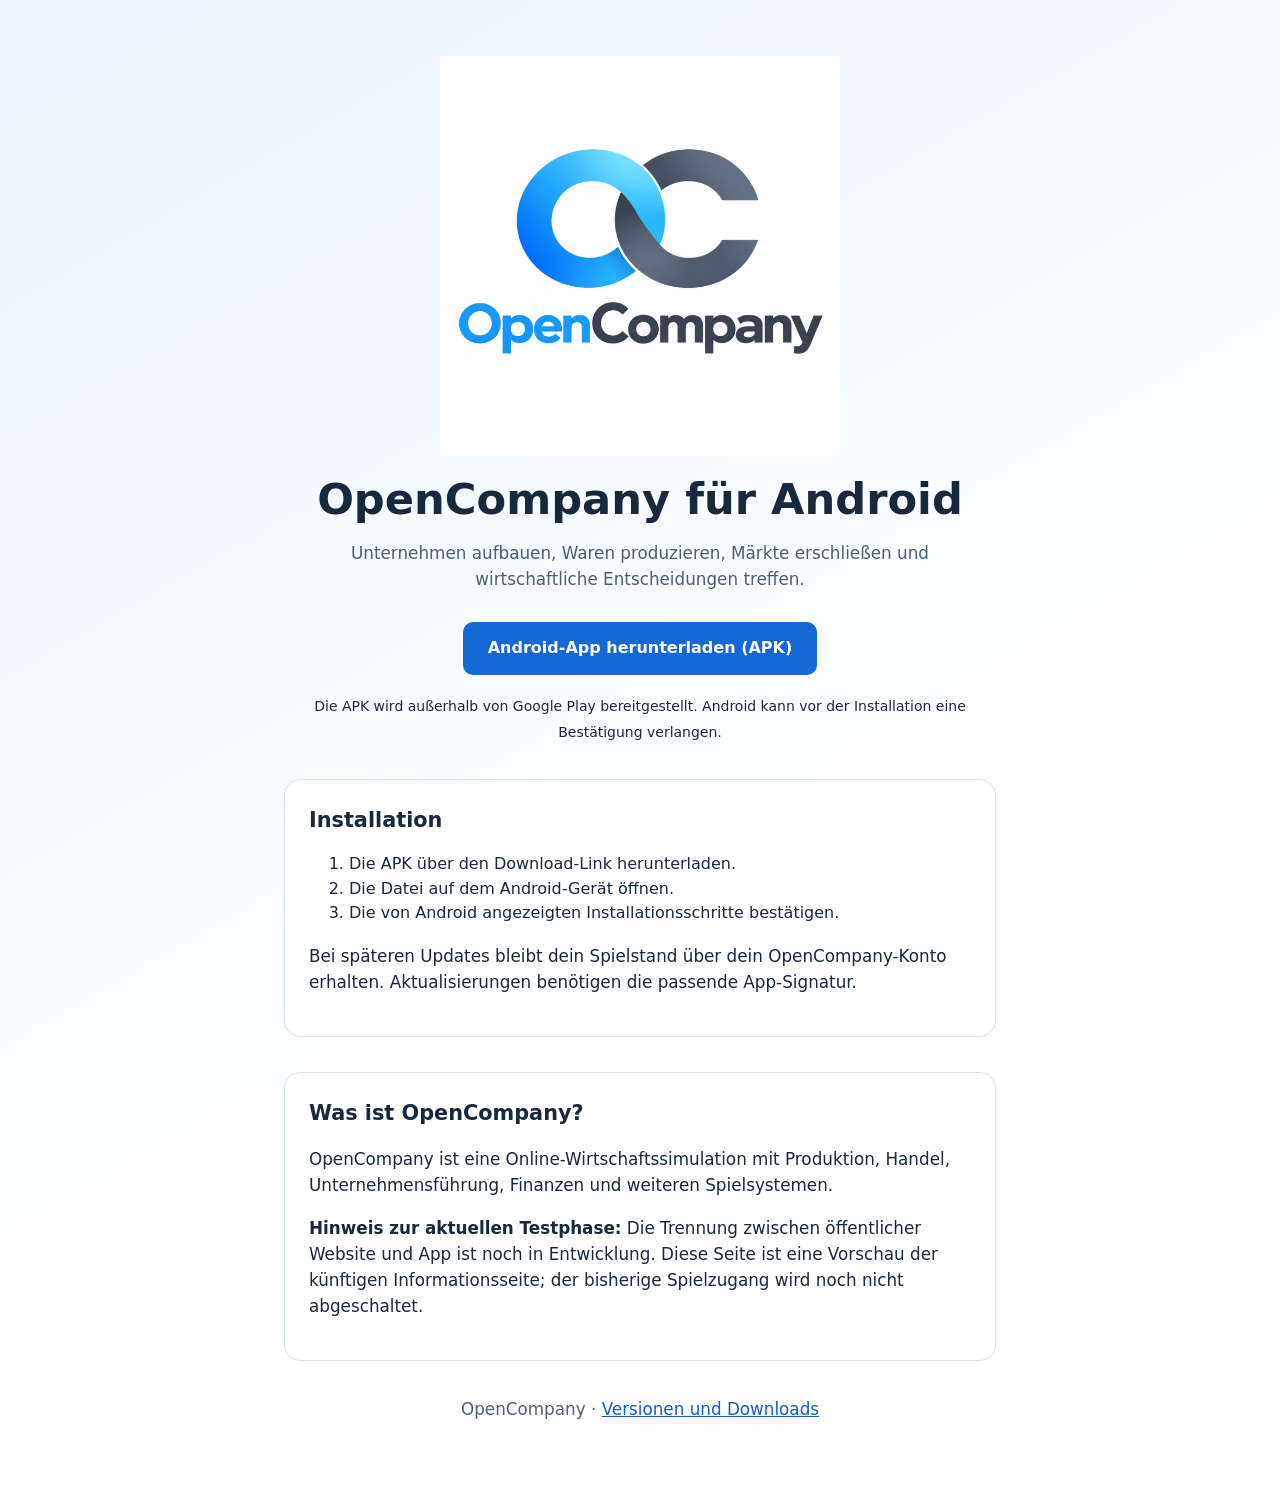
<file: app-info/index.html>
<!doctype html>
<html lang="de">
<head>
  <meta charset="utf-8">
  <meta name="viewport" content="width=device-width, initial-scale=1">
  <meta name="theme-color" content="#10284c">
  <title>OpenCompany – Android-App</title>
  <meta name="description" content="OpenCompany: Wirtschaftssimulation für Android. Informationen und Download der aktuellen App-Version.">
  <style>
    :root{color-scheme:light;font-family:system-ui,-apple-system,"Segoe UI",sans-serif;color:#18283d}
    *{box-sizing:border-box}
    body{margin:0;min-height:100vh;background:linear-gradient(150deg,#eaf5ff,#fff 60%);line-height:1.55}
    main{max-width:760px;margin:auto;padding:56px 24px 72px}
    header{text-align:center}
    header img{display:block;width:min(100%,400px);height:auto;margin:0 auto 18px}
    h1{font-size:clamp(1.8rem,5vw,2.7rem);line-height:1.2;margin:0 0 14px}
    p{font-size:1.05rem}
    .lead{color:#4b5e71;margin:0 auto 30px;max-width:600px}
    .button{display:inline-block;background:#1669d5;color:white;text-decoration:none;padding:14px 25px;border-radius:10px;font-weight:700}
    .button:hover,.button:focus-visible{background:#0952b0}
    .panel{margin:35px 0;padding:24px;border:1px solid #d3e2f0;border-radius:16px;background:white}
    h2{font-size:1.3rem;margin:0 0 8px}
    ul{padding-left:24px}
    footer{font-size:.9rem;color:#506074;text-align:center}
    a{color:#155ec2}
  </style>
</head>
<body>
<main>
  <header>
    <img src="../opencompany-logo.png" alt="OpenCompany">
    <h1>OpenCompany für Android</h1>
    <p class="lead">Unternehmen aufbauen, Waren produzieren, Märkte erschließen und wirtschaftliche Entscheidungen treffen.</p>
    <a class="button" href="https://github.com/BreakCheady/OpenCompany/releases/download/android-latest/OpenCompany.apk">Android-App herunterladen (APK)</a>
    <p><small>Die APK wird außerhalb von Google Play bereitgestellt. Android kann vor der Installation eine Bestätigung verlangen.</small></p>
  </header>
  <section class="panel">
    <h2>Installation</h2>
    <ol>
      <li>Die APK über den Download-Link herunterladen.</li>
      <li>Die Datei auf dem Android-Gerät öffnen.</li>
      <li>Die von Android angezeigten Installationsschritte bestätigen.</li>
    </ol>
    <p>Bei späteren Updates bleibt dein Spielstand über dein OpenCompany-Konto erhalten. Aktualisierungen benötigen die passende App-Signatur.</p>
  </section>
  <section class="panel">
    <h2>Was ist OpenCompany?</h2>
    <p>OpenCompany ist eine Online-Wirtschaftssimulation mit Produktion, Handel, Unternehmensführung, Finanzen und weiteren Spielsystemen.</p>
    <p><strong>Hinweis zur aktuellen Testphase:</strong> Die Trennung zwischen öffentlicher Website und App ist noch in Entwicklung. Diese Seite ist eine Vorschau der künftigen Informationsseite; der bisherige Spielzugang wird noch nicht abgeschaltet.</p>
  </section>
  <footer><p>OpenCompany · <a href="https://github.com/BreakCheady/OpenCompany/releases">Versionen und Downloads</a></p></footer>
</main>
</body>
</html>
</file>
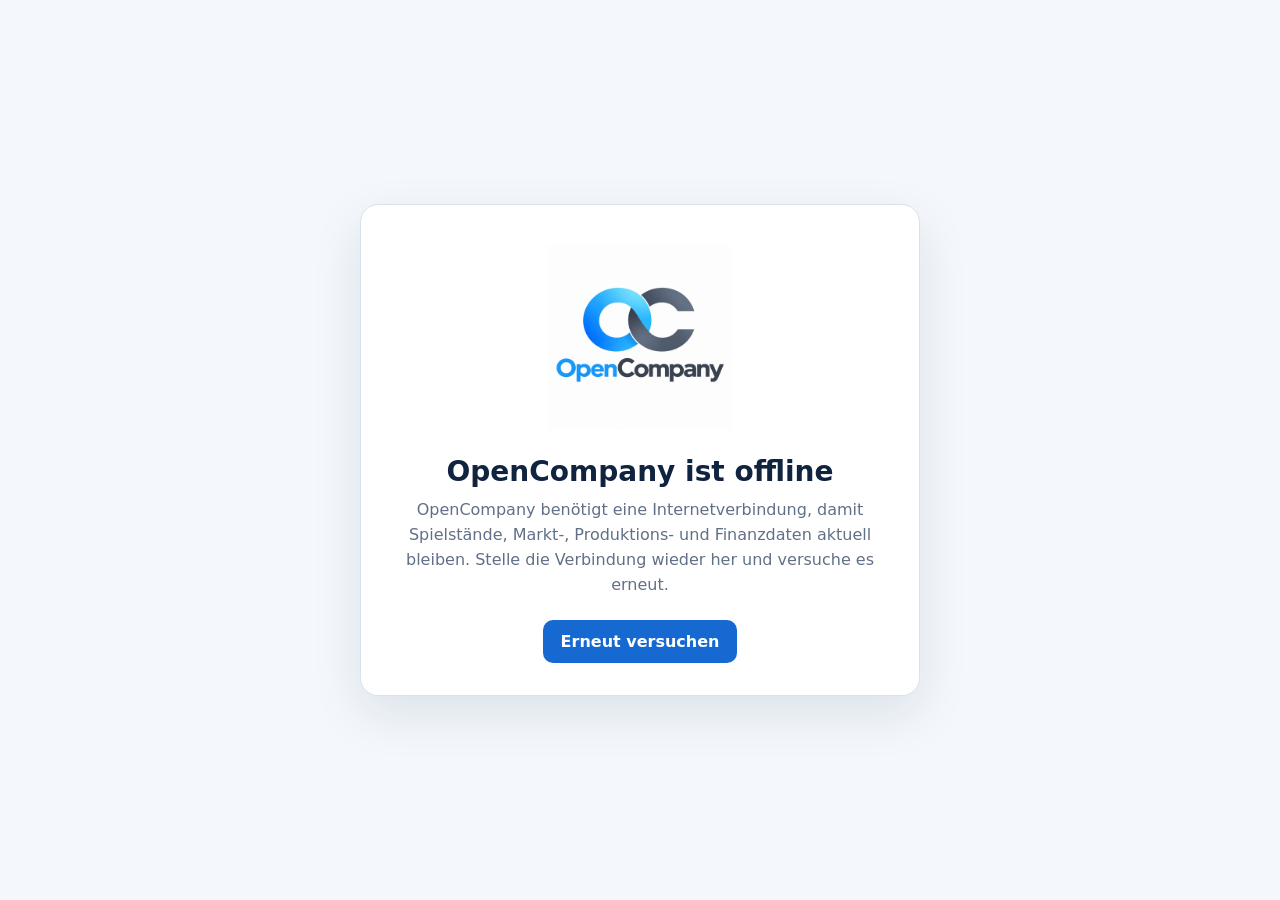
<file: offline.html>
<!DOCTYPE html>
<html lang="de">
<head>
  <meta charset="UTF-8">
  <meta name="viewport" content="width=device-width, initial-scale=1.0, viewport-fit=cover">
  <meta name="theme-color" content="#0d2d55">
  <title>OpenCompany – Offline</title>
  <style>
    :root{
      font-family:"Aptos Display","Aptos",system-ui,-apple-system,BlinkMacSystemFont,"Segoe UI",sans-serif;
      color:#10233f;
      background:#f4f7fb;
    }
    *{box-sizing:border-box}
    body{
      margin:0;
      min-height:100vh;
      display:grid;
      place-items:center;
      padding:24px;
      background:#f4f7fb;
    }
    main{
      width:min(560px,100%);
      background:#fff;
      border:1px solid #d8e2ee;
      border-radius:18px;
      padding:32px;
      box-shadow:0 18px 50px rgba(13,45,85,.10);
      text-align:center;
    }
    .mark{
      width:64px;
      height:64px;
      margin:0 auto 18px;
      border-radius:16px;
      display:grid;
      place-items:center;
      background:#0d2d55;
      color:#fff;
      font-weight:800;
      font-size:22px;
      letter-spacing:.04em;
    }
    h1{margin:0 0 10px;font-size:28px}
    p{margin:0 0 22px;line-height:1.55;color:#617087}
    button{
      border:0;
      border-radius:10px;
      padding:12px 18px;
      background:#1769d2;
      color:#fff;
      font:inherit;
      font-weight:700;
      cursor:pointer;
    }
    button:hover{background:#125bb8}
  </style>
</head>
<body>
  <main>
    <img src="/icon-512.png" alt="OpenCompany Logo" style="width:min(200px,60vw);height:auto;display:block;margin:0 auto 18px;">
    <h1>OpenCompany ist offline</h1>
    <p>
      OpenCompany benötigt eine Internetverbindung, damit Spielstände,
      Markt-, Produktions- und Finanzdaten aktuell bleiben.
      Stelle die Verbindung wieder her und versuche es erneut.
    </p>
    <button type="button" onclick="window.location.reload()">Erneut versuchen</button>
  </main>
</body>
</html>
</file>
